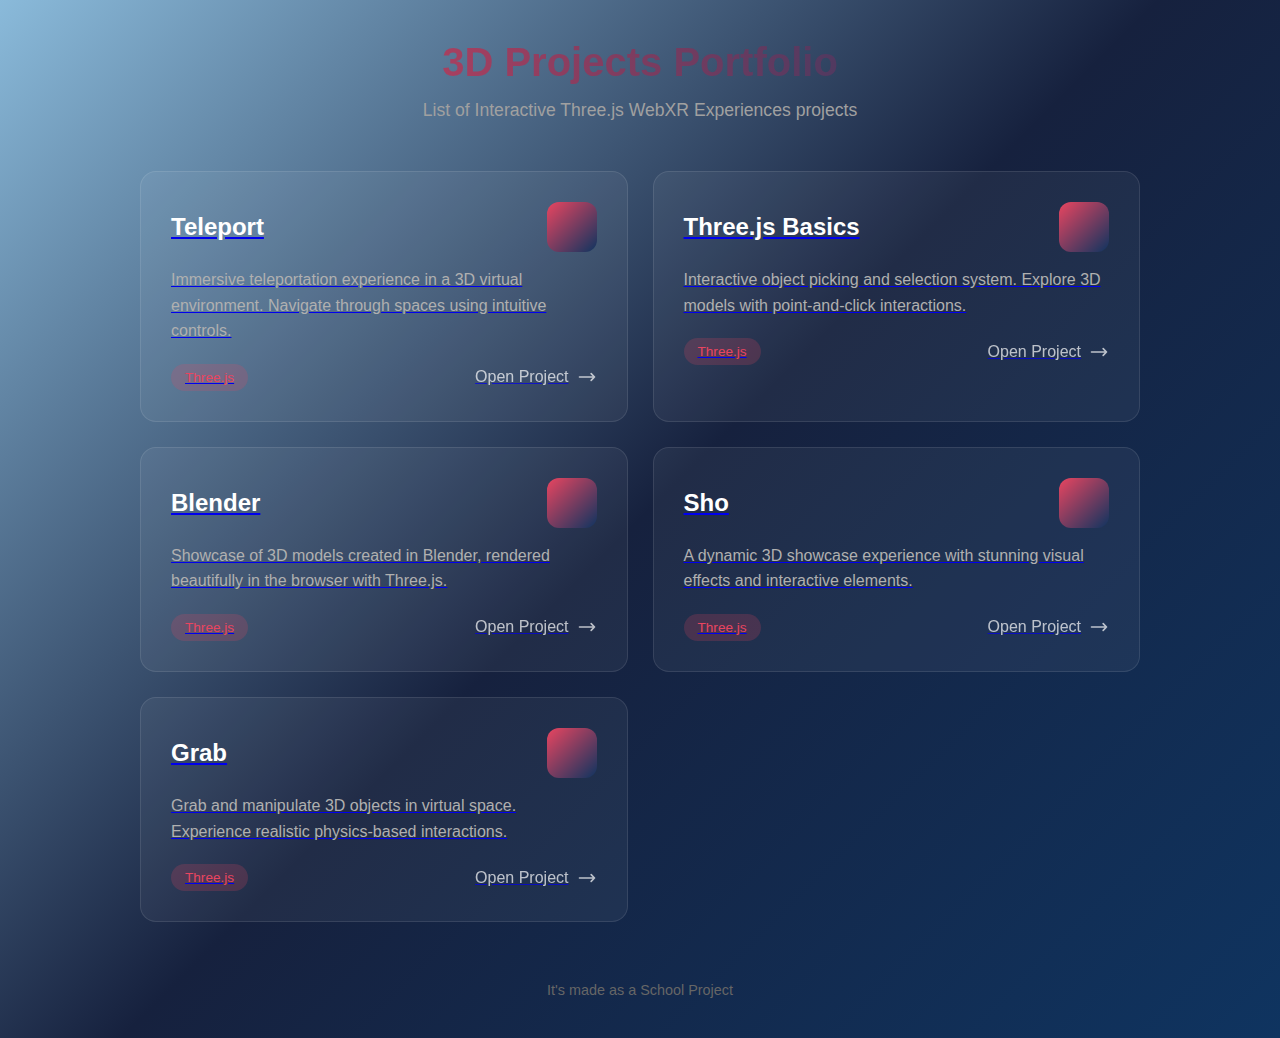
<file: index.html>
<!DOCTYPE html>
<html lang="en">

<head>
    <meta charset="UTF-8">
    <meta name="viewport" content="width=device-width, initial-scale=1.0">
    <title>3D Projects Portfolio</title>
    <style>
        * {
            margin: 0;
            padding: 0;
            box-sizing: border-box;
        }

        body {
            font-family: 'Segoe UI', Tahoma, Geneva, Verdana, sans-serif;
            background: linear-gradient(135deg, #8abada 0%, #16213e 50%, #0f3460 100%);
            min-height: 100vh;
            color: #fff;
            padding: 40px 20px;
        }

        .container {
            max-width: 1000px;
            margin: 0 auto;
        }

        h1 {
            text-align: center;
            font-size: 2.5rem;
            margin-bottom: 15px;
            background: linear-gradient(90deg, #e94560, #0f3460, #e94560);
            background-size: 200% auto;
            -webkit-background-clip: text;
            -webkit-text-fill-color: transparent;
            background-clip: text;
            animation: gradient 3s ease infinite;
        }

        @keyframes gradient {
            0% {
                background-position: 0% center;
            }

            50% {
                background-position: 100% center;
            }

            100% {
                background-position: 0% center;
            }
        }

        .subtitle {
            text-align: center;
            color: #a0a0a0;
            margin-bottom: 50px;
            font-size: 1.1rem;
        }

        .projects-grid {
            display: grid;
            grid-template-columns: repeat(2, 1fr);
            gap: 25px;
        }

        @media (max-width: 768px) {
            .projects-grid {
                grid-template-columns: 1fr;
            }
        }

        .project-card {
            background: rgba(255, 255, 255, 0.05);
            border: 1px solid rgba(255, 255, 255, 0.1);
            border-radius: 16px;
            padding: 30px;
            cursor: pointer;
            transition: all 0.3s ease;
            position: relative;
            overflow: hidden;
        }

        .project-card::before {
            content: '';
            position: absolute;
            top: 0;
            left: -100%;
            width: 100%;
            height: 100%;
            background: linear-gradient(90deg, transparent, rgba(255, 255, 255, 0.1), transparent);
            transition: left 0.5s ease;
        }

        .project-card:hover::before {
            left: 100%;
        }

        .project-card:hover {
            transform: translateY(-5px);
            background: rgba(255, 255, 255, 0.1);
            border-color: #e94560;
            box-shadow: 0 20px 40px rgba(233, 69, 96, 0.2);
        }

        .project-header {
            display: flex;
            align-items: center;
            justify-content: space-between;
            margin-bottom: 15px;
        }

        .project-title {
            font-size: 1.5rem;
            font-weight: 600;
            color: #fff;
        }

        .project-icon {
            width: 50px;
            height: 50px;
            background: linear-gradient(135deg, #e94560, #0f3460);
            border-radius: 12px;
            display: flex;
            align-items: center;
            justify-content: center;
            font-size: 1.5rem;
        }

        .project-description {
            color: #b0b0b0;
            font-size: 1rem;
            line-height: 1.6;
            margin-bottom: 20px;
        }

        .project-footer {
            display: flex;
            align-items: center;
            justify-content: space-between;
        }

        .project-tag {
            background: rgba(233, 69, 96, 0.2);
            color: #e94560;
            padding: 6px 14px;
            border-radius: 20px;
            font-size: 0.85rem;
            font-weight: 500;
        }

        .open-link {
            display: flex;
            align-items: center;
            gap: 8px;
            color: #fff;
            font-weight: 500;
            opacity: 0.7;
            transition: opacity 0.3s ease;
        }

        .project-card:hover .open-link {
            opacity: 1;
        }

        .open-link svg {
            width: 20px;
            height: 20px;
            transition: transform 0.3s ease;
        }

        .project-card:hover .open-link svg {
            transform: translateX(5px);
        }

        .footer {
            text-align: center;
            margin-top: 60px;
            color: #666;
            font-size: 0.9rem;
        }

        .footer a {
            color: #e94560;
            text-decoration: none;
        }

        @media (max-width: 600px) {
            h1 {
                font-size: 1.8rem;
            }

            .project-card {
                padding: 20px;
            }

            .project-title {
                font-size: 1.2rem;
            }
        }
    </style>
</head>

<body>
    <div class="container">
        <h1>3D Projects Portfolio</h1>
        <p class="subtitle">List of Interactive Three.js WebXR Experiences projects</p>

        <div class="projects-grid">
            <a class="project-card" href="https://users.metropolia.fi/~hussaink/teleport/" target="_blank"
                rel="noopener noreferrer">
                <div class="project-header">
                    <h2 class="project-title">Teleport</h2>
                    <div class="project-icon"></div>
                </div>
                <p class="project-description">
                    Immersive teleportation experience in a 3D virtual environment. Navigate through spaces using
                    intuitive controls.
                </p>
                <div class="project-footer">
                    <span class="project-tag">Three.js</span>
                    <span class="open-link">
                        Open Project
                        <svg xmlns="http://www.w3.org/2000/svg" fill="none" viewBox="0 0 24 24" stroke="currentColor">
                            <path stroke-linecap="round" stroke-linejoin="round" stroke-width="2"
                                d="M17 8l4 4m0 0l-4 4m4-4H3" />
                        </svg>
                    </span>
                </div>
            </a>

            <a class="project-card" href="https://users.metropolia.fi/~hussaink/dist/" target="_blank"
                rel="noopener noreferrer">
                <div class="project-header">
                    <h2 class="project-title">Three.js Basics</h2>
                    <div class="project-icon"></div>
                </div>
                <p class="project-description">
                    Interactive object picking and selection system. Explore 3D models with point-and-click
                    interactions.
                </p>
                <div class="project-footer">
                    <span class="project-tag">Three.js</span>
                    <span class="open-link">
                        Open Project
                        <svg xmlns="http://www.w3.org/2000/svg" fill="none" viewBox="0 0 24 24" stroke="currentColor">
                            <path stroke-linecap="round" stroke-linejoin="round" stroke-width="2"
                                d="M17 8l4 4m0 0l-4 4m4-4H3" />
                        </svg>
                    </span>
                </div>
            </a>

            <a class="project-card" href="https://users.metropolia.fi/~hussaink/blender/" target="_blank"
                rel="noopener noreferrer">
                <div class="project-header">
                    <h2 class="project-title">Blender</h2>
                    <div class="project-icon"></div>
                </div>
                <p class="project-description">
                    Showcase of 3D models created in Blender, rendered beautifully in the browser with Three.js.
                </p>
                <div class="project-footer">
                    <span class="project-tag">Three.js</span>
                    <span class="open-link">
                        Open Project
                        <svg xmlns="http://www.w3.org/2000/svg" fill="none" viewBox="0 0 24 24" stroke="currentColor">
                            <path stroke-linecap="round" stroke-linejoin="round" stroke-width="2"
                                d="M17 8l4 4m0 0l-4 4m4-4H3" />
                        </svg>
                    </span>
                </div>
            </a>

            <a class="project-card" href="https://users.metropolia.fi/~hussaink/sho/" target="_blank"
                rel="noopener noreferrer">
                <div class="project-header">
                    <h2 class="project-title">Sho</h2>
                    <div class="project-icon"></div>
                </div>
                <p class="project-description">
                    A dynamic 3D showcase experience with stunning visual effects and interactive elements.
                </p>
                <div class="project-footer">
                    <span class="project-tag">Three.js</span>
                    <span class="open-link">
                        Open Project
                        <svg xmlns="http://www.w3.org/2000/svg" fill="none" viewBox="0 0 24 24" stroke="currentColor">
                            <path stroke-linecap="round" stroke-linejoin="round" stroke-width="2"
                                d="M17 8l4 4m0 0l-4 4m4-4H3" />
                        </svg>
                    </span>
                </div>
            </a>

            <a class="project-card" href="https://users.metropolia.fi/~hussaink/grap/" target="_blank"
                rel="noopener noreferrer">
                <div class="project-header">
                    <h2 class="project-title">Grab</h2>
                    <div class="project-icon"></div>
                </div>
                <p class="project-description">
                    Grab and manipulate 3D objects in virtual space. Experience realistic physics-based interactions.
                </p>
                <div class="project-footer">
                    <span class="project-tag">Three.js</span>
                    <span class="open-link">
                        Open Project
                        <svg xmlns="http://www.w3.org/2000/svg" fill="none" viewBox="0 0 24 24" stroke="currentColor">
                            <path stroke-linecap="round" stroke-linejoin="round" stroke-width="2"
                                d="M17 8l4 4m0 0l-4 4m4-4H3" />
                        </svg>
                    </span>
                </div>
            </a>
        </div>

        <footer class="footer">
            <p>It's made as a School Project</p>
        </footer>
    </div>
</body>

</html>
</file>
